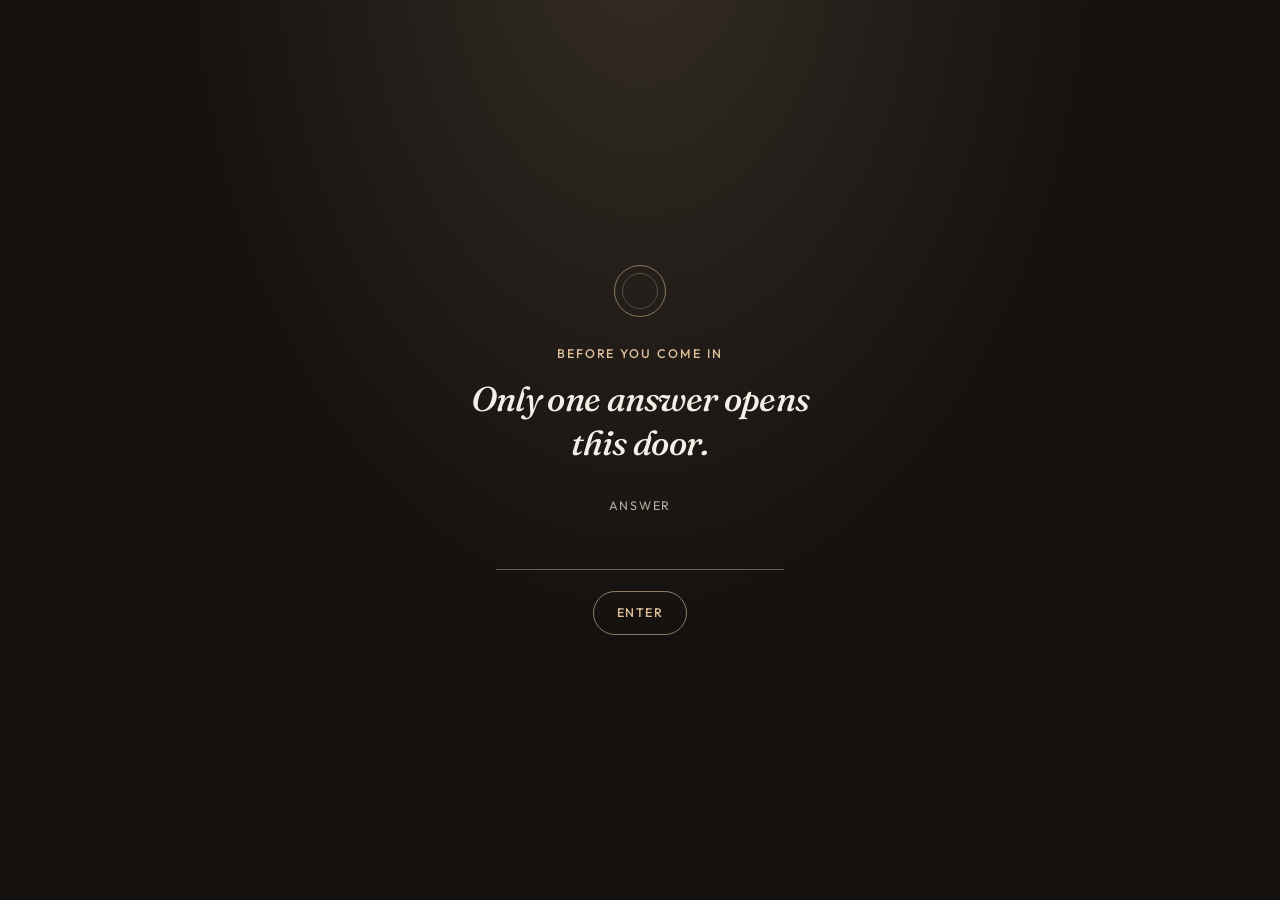
<file: index.html>
<!DOCTYPE html>
<html lang="en">
  <head>
    <meta charset="utf-8" />
    <meta name="viewport" content="width=device-width, initial-scale=1" />
    <meta name="robots" content="noindex, nofollow" />
    <meta name="theme-color" content="#14110f" />
    <title>rawandrew</title>
    <link rel="icon" href="favicon.svg" type="image/svg+xml" />
    <link rel="preconnect" href="https://fonts.googleapis.com" />
    <link rel="preconnect" href="https://fonts.gstatic.com" crossorigin />
    <link
      href="https://fonts.googleapis.com/css2?family=Fraunces:ital,opsz,wght@0,9..144,520;0,9..144,620;1,9..144,480&family=Outfit:wght@400;500&display=swap"
      rel="stylesheet"
    />
    <link rel="stylesheet" href="css/styles.css" />
  </head>
  <body class="gate">
    <main class="gate-card">
      <div class="seal" aria-hidden="true"></div>
      <p class="eyebrow">Before you come in</p>
      <h1 id="riddle">Only one answer opens this door.</h1>
      <form id="gate-form">
        <label class="answer-label" for="answer">Answer</label>
        <input
          id="answer"
          name="answer"
          type="text"
          autocomplete="off"
          autocorrect="off"
          autocapitalize="none"
          spellcheck="false"
          enterkeyhint="go"
          required
        />
        <button type="submit">Enter</button>
        <p class="feedback" id="feedback" role="alert" hidden></p>
      </form>
      <a class="continue-link" data-continue href="home.html" hidden>Continue inside</a>
    </main>
    <noscript>
      <p class="noscript">This door needs JavaScript to open.</p>
    </noscript>
    <script src="js/gate.js"></script>
  </body>
</html>
</file>
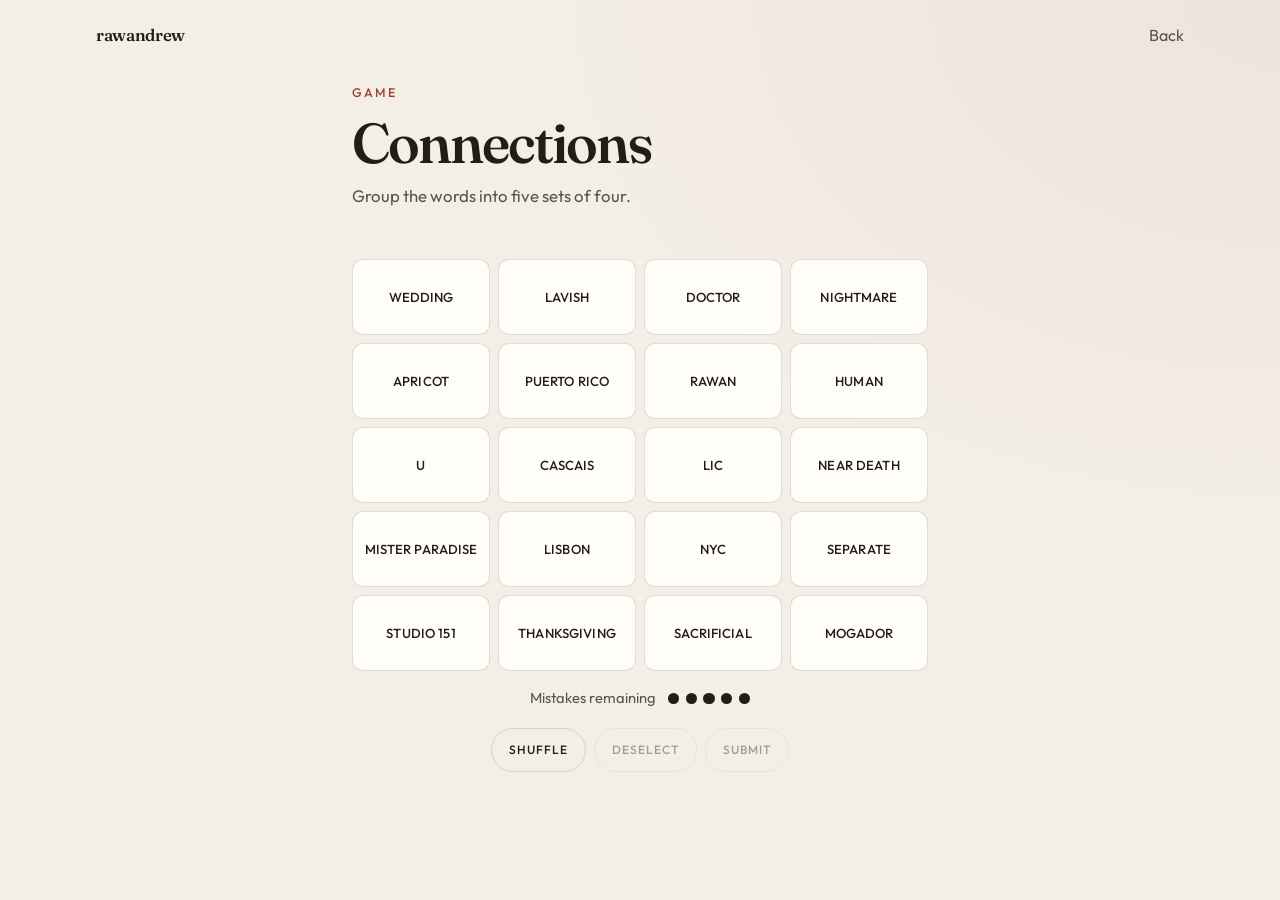
<file: connections/index.html>
<!DOCTYPE html>
<html lang="en">
  <head>
    <meta charset="utf-8" />
    <meta name="viewport" content="width=device-width, initial-scale=1" />
    <meta name="robots" content="noindex, nofollow" />
    <meta name="theme-color" content="#f3eee6" />
    <title>Connections</title>
    <link rel="icon" href="../favicon.svg" type="image/svg+xml" />
    <link rel="preconnect" href="https://fonts.googleapis.com" />
    <link rel="preconnect" href="https://fonts.gstatic.com" crossorigin />
    <link
      href="https://fonts.googleapis.com/css2?family=Fraunces:ital,opsz,wght@0,9..144,520;0,9..144,620;1,9..144,480&family=Outfit:wght@400;500&display=swap"
      rel="stylesheet"
    />
    <link rel="stylesheet" href="../css/styles.css" />
  </head>
  <body class="page">
    <header class="top">
      <a class="mark" href="../home.html">rawandrew</a>
      <a class="text-button" href="../home.html">Back</a>
    </header>
    <main class="connect">
      <p class="eyebrow">Game</p>
      <h1>Connections</h1>
      <p class="connect-lede">Group the words into five sets of four.</p>
      <p class="connect-message" id="connect-message" role="status"></p>
      <div id="connect-solved" class="connect-solved"></div>
      <div id="connect-grid" class="connect-grid"></div>
      <p class="connect-lives">
        <span>Mistakes remaining</span>
        <span id="connect-dots" class="connect-dots"></span>
      </p>
      <div class="connect-actions" id="connect-actions">
        <button type="button" id="connect-shuffle">Shuffle</button>
        <button type="button" id="connect-clear">Deselect</button>
        <button type="button" id="connect-submit">Submit</button>
      </div>
      <button type="button" id="connect-again" hidden>Play again</button>
    </main>
    <script src="../js/connections.js"></script>
  </body>
</html>
</file>
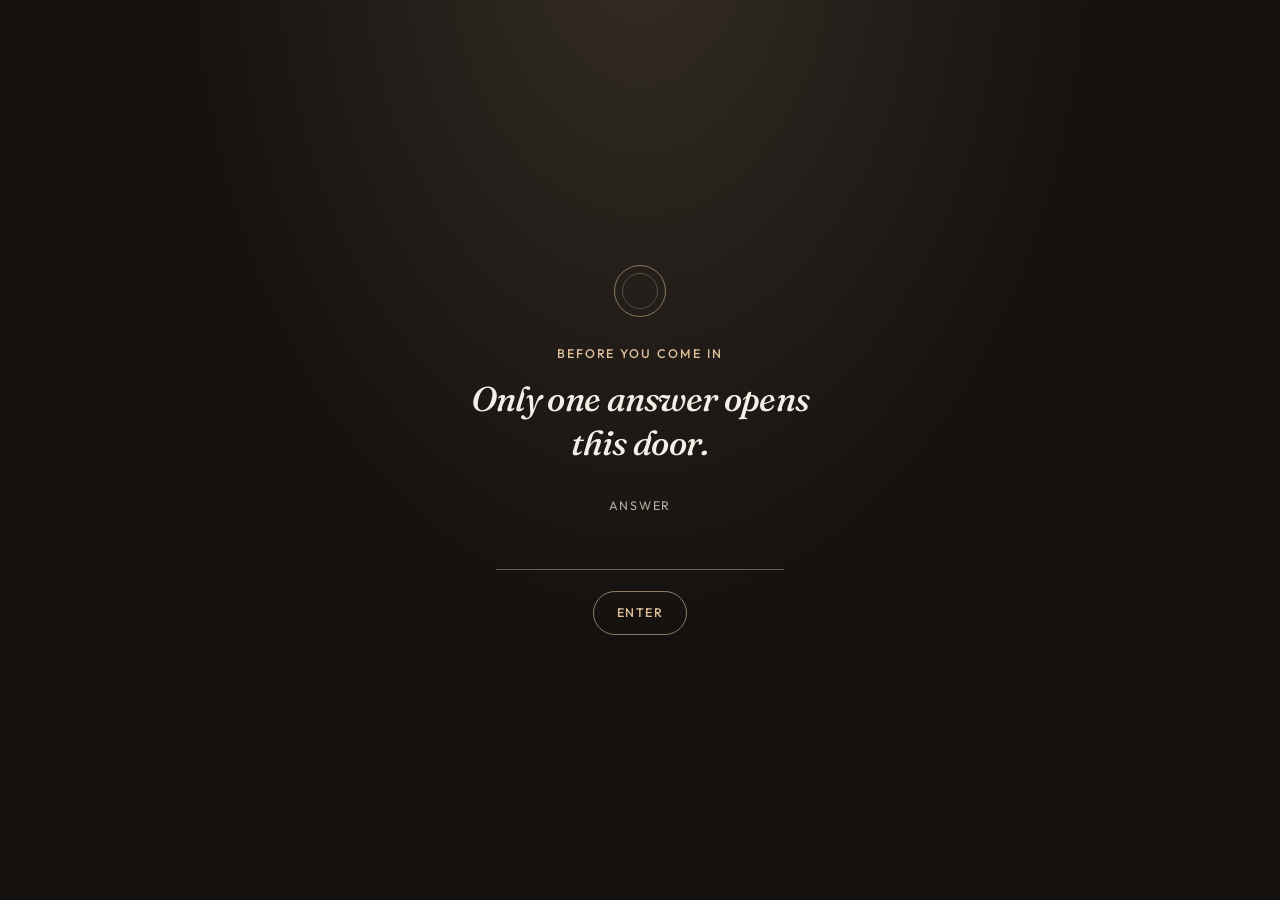
<file: anniversary.html>
<!DOCTYPE html>
<html lang="en">
  <head>
    <meta charset="utf-8" />
    <meta name="viewport" content="width=device-width, initial-scale=1" />
    <meta name="robots" content="noindex, nofollow" />
    <meta name="theme-color" content="#f3eee6" />
    <title>One year</title>
    <link rel="icon" href="favicon.svg" type="image/svg+xml" />
    <link rel="preconnect" href="https://fonts.googleapis.com" />
    <link rel="preconnect" href="https://fonts.gstatic.com" crossorigin />
    <link
      href="https://fonts.googleapis.com/css2?family=Fraunces:ital,opsz,wght@0,9..144,520;0,9..144,620;1,9..144,480&family=Outfit:wght@400;500&display=swap"
      rel="stylesheet"
    />
    <link rel="stylesheet" href="css/styles.css" />
    <script src="js/guard.js" data-gate="index.html"></script>
  </head>
  <body class="page">
    <header class="top">
      <a class="mark" href="anniversary.html">Year one</a>
      <button class="text-button" type="button" data-lock>Lock the door</button>
    </header>

    <main>
      <section class="hero">
        <!-- Change the dateline and the intro once you know the wording you want. -->
        <p class="dateline">First date, one year on</p>
        <h1>One year.</h1>
        <p class="lede">
          A small site for the games you played and the things only the two of you would think to click.
        </p>
      </section>

      <section class="section" aria-labelledby="games-heading">
        <div class="section-head">
          <h2 id="games-heading">Games</h2>
          <p>Open a room when you are ready to build it.</p>
        </div>
        <!--
          Adding a game:
          1. Copy games/crossword.html and rename it.
          2. Copy one of the cards below and point the link at the new file.
        -->
        <div class="cards">
          <a class="card" href="games/crossword.html">
            <span class="card-kicker">Game</span>
            <h3>Crossword</h3>
            <p>Clues from the year, waiting for a grid.</p>
            <span class="card-status">Not built yet</span>
          </a>
          <a class="card" href="connections/">
            <span class="card-kicker">Game</span>
            <h3>Connections</h3>
            <p>Four groups, sixteen tiles, your own categories.</p>
            <span class="card-status">Play</span>
          </a>
        </div>
      </section>

      <section class="section quiet" aria-labelledby="eggs-heading">
        <div class="section-head">
          <h2 id="eggs-heading">Hidden things</h2>
          <p>
            Easter eggs can live in any page: a word that reacts, a corner that opens, a click that only makes sense to you.
            We can tuck them in after the rooms exist.
          </p>
        </div>
      </section>
    </main>

    <footer class="foot">
      <p>Made for one person.</p>
    </footer>
    <script src="js/anniversary.js"></script>
  </body>
</html>
</file>
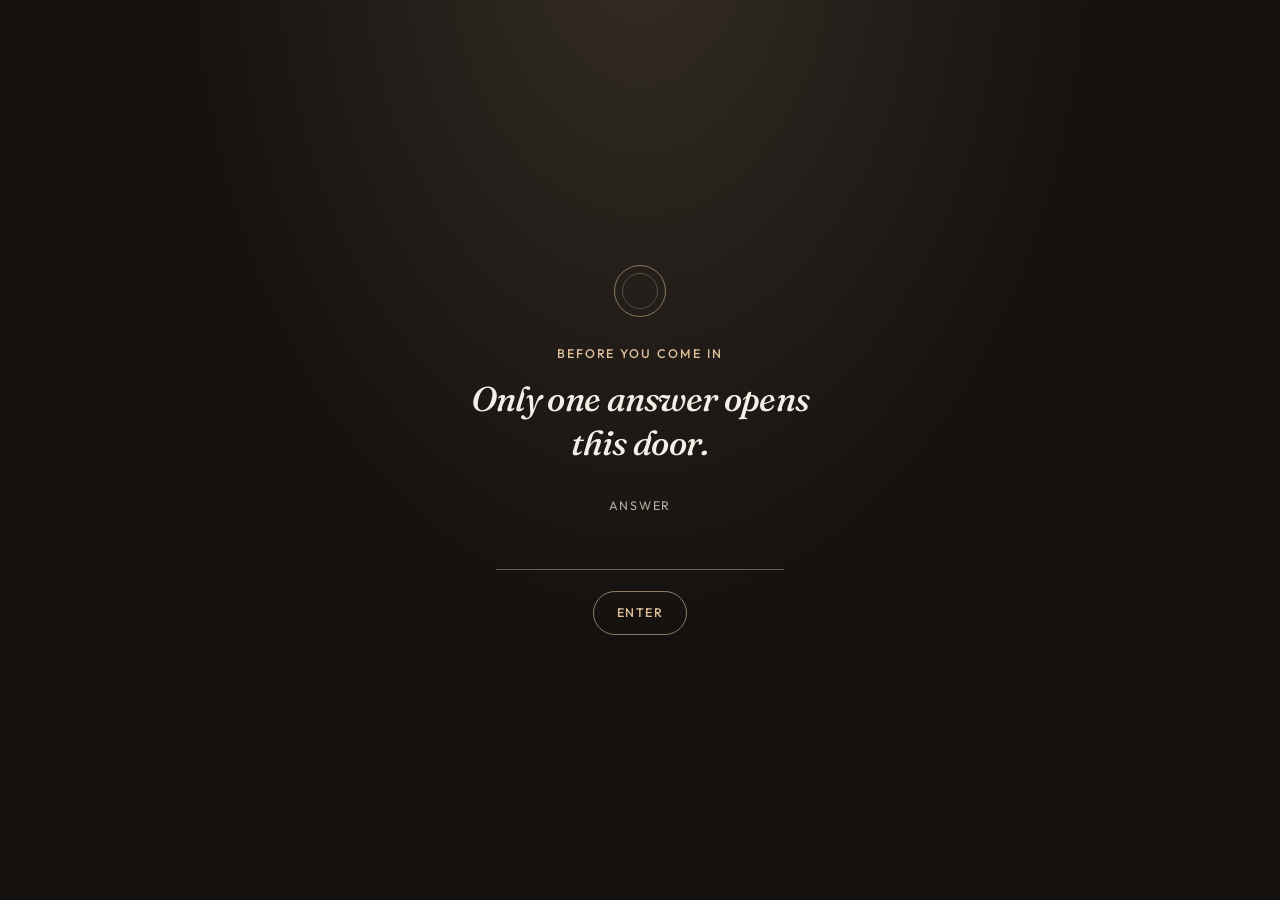
<file: home.html>
<!DOCTYPE html>
<html lang="en">
  <head>
    <meta charset="utf-8" />
    <meta name="viewport" content="width=device-width, initial-scale=1" />
    <meta name="robots" content="noindex, nofollow" />
    <meta name="theme-color" content="#f3eee6" />
    <title>rawandrew</title>
    <link rel="icon" href="favicon.svg" type="image/svg+xml" />
    <link rel="preconnect" href="https://fonts.googleapis.com" />
    <link rel="preconnect" href="https://fonts.gstatic.com" crossorigin />
    <link
      href="https://fonts.googleapis.com/css2?family=Fraunces:ital,opsz,wght@0,9..144,520;0,9..144,620;1,9..144,480&family=Outfit:wght@400;500&display=swap"
      rel="stylesheet"
    />
    <link rel="stylesheet" href="css/styles.css" />
    <script src="js/guard.js" data-gate="index.html"></script>
  </head>
  <body class="page">
    <header class="top">
      <a class="mark" href="home.html">rawandrew</a>
      <button class="text-button" type="button" data-lock>Lock the door</button>
    </header>

    <main>
      <section class="hero">
        <h1>rawandrew</h1>
        <p class="lede">
          A small site for the games you played and the things only the two of you would think to click.
        </p>
      </section>

      <section class="section" aria-labelledby="games-heading">
        <div class="section-head">
          <h2 id="games-heading">Games</h2>
          <p>Open a room when you are ready to build it.</p>
        </div>
        <!--
          Adding a game:
          1. Copy games/crossword.html and rename it.
          2. Copy one of the cards below and point the link at the new file.
        -->
        <div class="cards">
          <a class="card" href="games/crossword.html">
            <span class="card-kicker">Game</span>
            <h3>Crossword</h3>
            <p>Clues, waiting for a grid.</p>
            <span class="card-status">Not built yet</span>
          </a>
          <a class="card" href="connections/">
            <span class="card-kicker">Game</span>
            <h3>Connections</h3>
            <p>Five groups, twenty tiles.</p>
            <span class="card-status">Play</span>
          </a>
        </div>
      </section>

      <section class="section quiet" aria-labelledby="eggs-heading">
        <div class="section-head">
          <h2 id="eggs-heading">Hidden things</h2>
          <p>
            Easter eggs can live in any page: a word that reacts, a corner that opens, a click that only makes sense to you.
            We can tuck them in after the rooms exist.
          </p>
        </div>
      </section>
    </main>

    <footer class="foot">
      <p>Made for one person.</p>
    </footer>
    <script src="js/home.js"></script>
  </body>
</html>
</file>
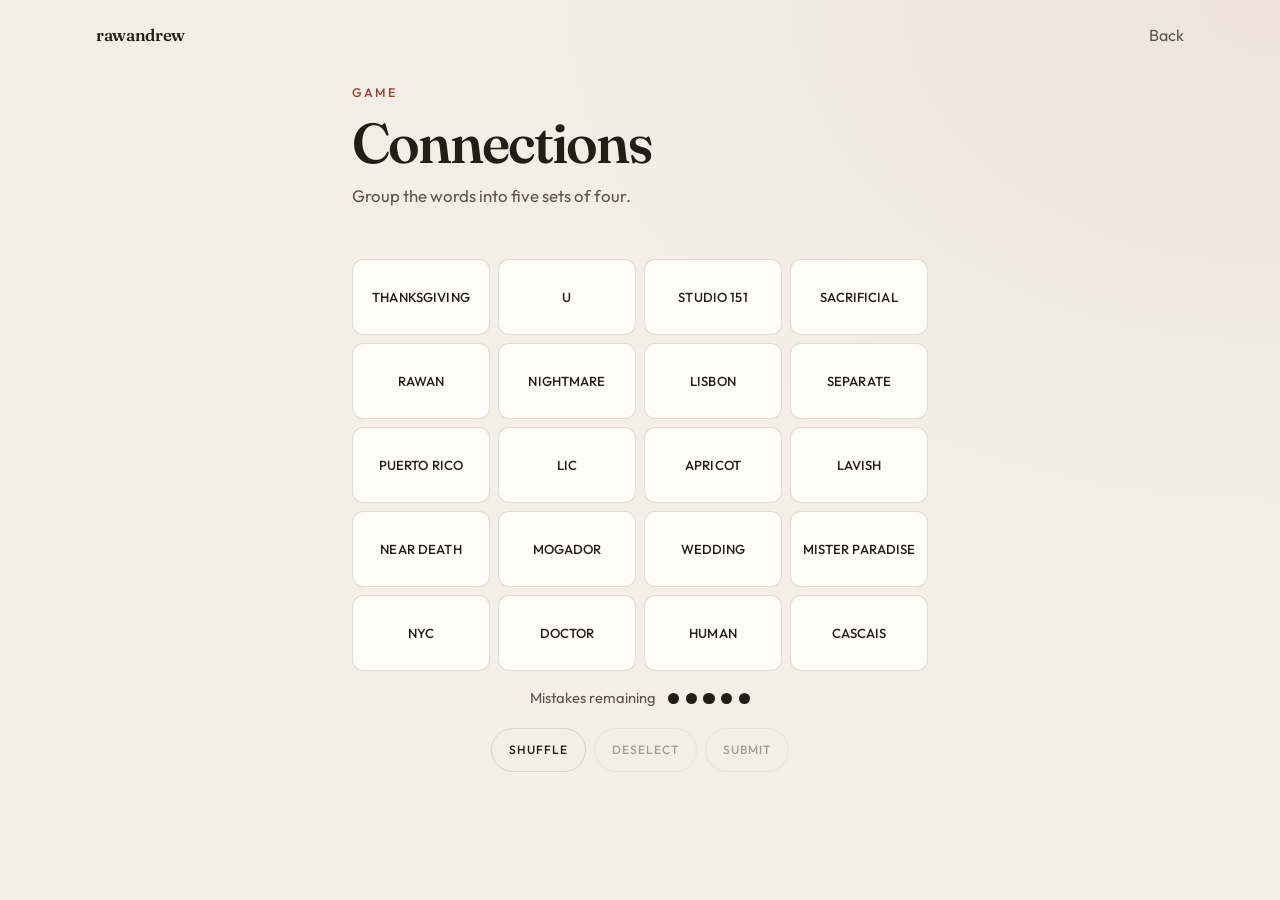
<file: games/connections.html>
<!DOCTYPE html>
<html lang="en">
  <head>
    <meta charset="utf-8" />
    <meta http-equiv="refresh" content="0; url=../connections/" />
    <title>Connections</title>
    <script>
      location.replace("../connections/");
    </script>
  </head>
  <body>
    <p><a href="../connections/">Connections</a></p>
  </body>
</html>
</file>
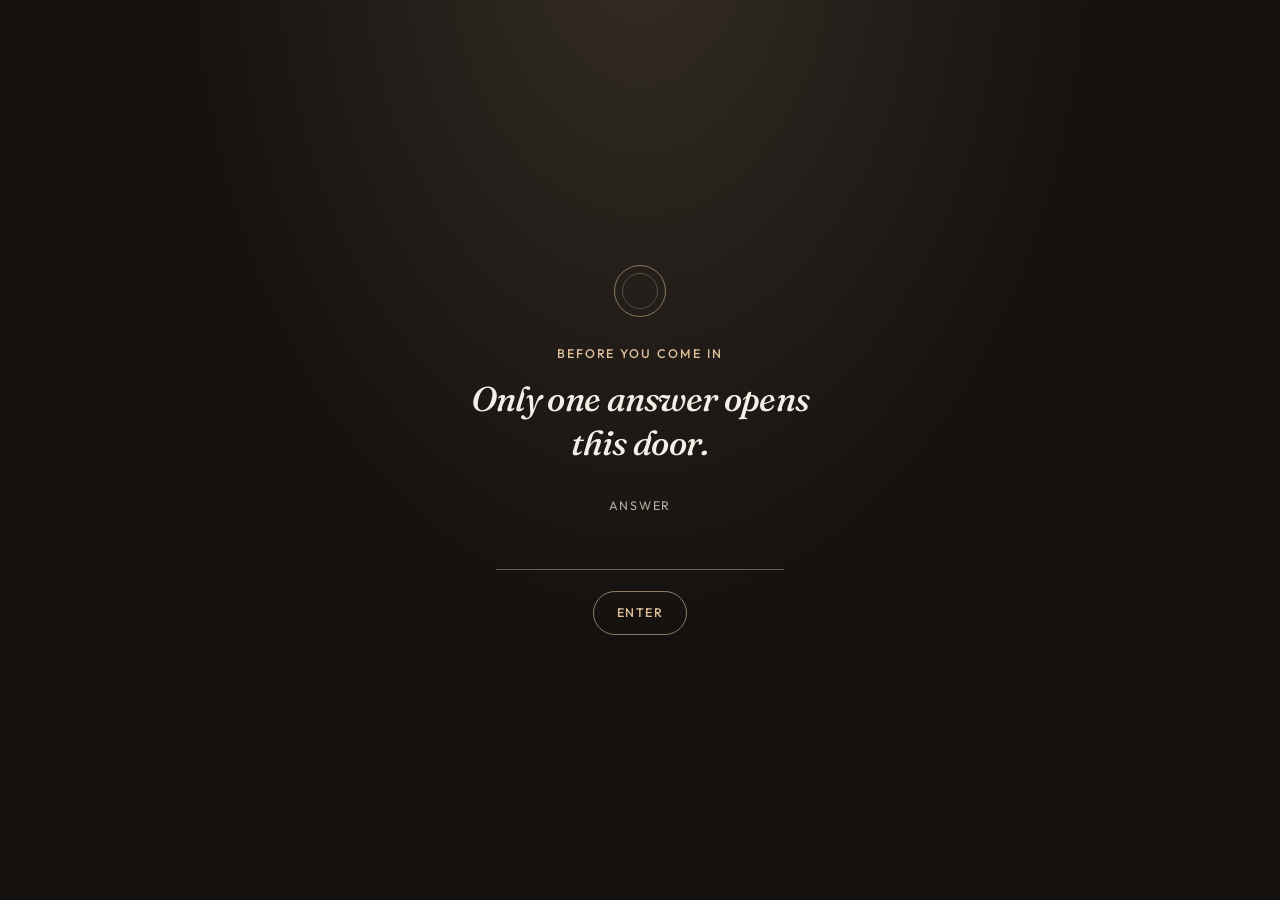
<file: games/crossword.html>
<!DOCTYPE html>
<html lang="en">
  <head>
    <meta charset="utf-8" />
    <meta name="viewport" content="width=device-width, initial-scale=1" />
    <meta name="robots" content="noindex, nofollow" />
    <meta name="theme-color" content="#f3eee6" />
    <title>Crossword</title>
    <link rel="icon" href="../favicon.svg" type="image/svg+xml" />
    <link rel="preconnect" href="https://fonts.googleapis.com" />
    <link rel="preconnect" href="https://fonts.gstatic.com" crossorigin />
    <link
      href="https://fonts.googleapis.com/css2?family=Fraunces:ital,opsz,wght@0,9..144,520;0,9..144,620;1,9..144,480&family=Outfit:wght@400;500&display=swap"
      rel="stylesheet"
    />
    <link rel="stylesheet" href="../css/styles.css" />
    <script src="../js/guard.js" data-gate="../index.html"></script>
  </head>
  <body class="page">
    <header class="top">
      <a class="mark" href="../home.html">rawandrew</a>
      <a class="text-button" href="../home.html">Back</a>
    </header>
    <main class="stub">
      <p class="eyebrow">Game</p>
      <h1>Crossword</h1>
      <p>This room is empty for now. The grid, the clues, and the little victories can go here.</p>
    </main>
  </body>
</html>
</file>
<file: css/styles.css>
:root {
  --ink: #241c16;
  --ink-soft: #5e534a;
  --paper: #f3eee6;
  --paper-card: #fffdf8;
  --line: rgba(36, 28, 22, 0.14);
  --accent: #9c4033;
  --night: #14110f;
  --night-text: #f4eee6;
  --night-muted: #b7aa9c;
  --gold: #e0c09a;
  --serif: "Fraunces", "Iowan Old Style", Palatino, "Palatino Linotype", serif;
  --sans: "Outfit", "Avenir Next", "Segoe UI", sans-serif;
  --shadow: 0 18px 50px rgba(36, 28, 22, 0.06);
}

*,
*::before,
*::after {
  box-sizing: border-box;
}

html {
  height: 100%;
}

body {
  margin: 0;
  min-height: 100%;
  font-family: var(--sans);
  font-weight: 400;
  line-height: 1.5;
}

button,
input,
a {
  font: inherit;
}

:focus-visible {
  outline: 2px solid var(--accent);
  outline-offset: 3px;
}

[hidden] {
  display: none !important;
}

.eyebrow {
  margin: 0 0 0.85rem;
  font-size: 0.78rem;
  font-weight: 500;
  letter-spacing: 0.16em;
  text-transform: uppercase;
}

/* Door */

.gate {
  min-height: 100dvh;
  display: grid;
  place-items: center;
  padding:
    max(1.5rem, env(safe-area-inset-top))
    max(1.25rem, env(safe-area-inset-right))
    max(1.5rem, env(safe-area-inset-bottom))
    max(1.25rem, env(safe-area-inset-left));
  color: var(--night-text);
  background:
    radial-gradient(ellipse at 50% -10%, rgba(224, 192, 154, 0.16), transparent 52%),
    var(--night);
}

.gate.is-opening {
  opacity: 0;
  transition: opacity 0.45s ease;
}

.gate-card {
  width: min(100%, 34rem);
  text-align: center;
}

.seal {
  width: 3.25rem;
  height: 3.25rem;
  margin: 0 auto 1.75rem;
  border: 1px solid rgba(224, 192, 154, 0.55);
  border-radius: 50%;
  position: relative;
}

.seal::after {
  content: "";
  position: absolute;
  inset: 0.42rem;
  border: 1px solid rgba(224, 192, 154, 0.28);
  border-radius: 50%;
}

.gate .eyebrow {
  color: var(--gold);
}

.gate h1 {
  margin: 0 auto 2rem;
  max-width: 22rem;
  font-family: var(--serif);
  font-weight: 480;
  font-style: italic;
  font-size: clamp(1.65rem, 4vw, 2.15rem);
  line-height: 1.28;
  letter-spacing: -0.02em;
}

#gate-form {
  width: min(100%, 18rem);
  margin: 0 auto;
  display: flex;
  flex-direction: column;
  align-items: stretch;
}

.answer-label {
  margin-bottom: 0.35rem;
  color: var(--night-muted);
  font-size: 0.78rem;
  letter-spacing: 0.14em;
  text-transform: uppercase;
}

.gate input {
  width: 100%;
  padding: 0.45rem 0.2rem 0.6rem;
  border: none;
  border-bottom: 1px solid rgba(244, 238, 230, 0.35);
  border-radius: 0;
  background: transparent;
  color: var(--night-text);
  font-family: var(--serif);
  font-style: italic;
  font-size: 1.45rem;
  line-height: 1.3;
  text-align: center;
}

.gate input:focus {
  outline: none;
  border-bottom-color: var(--gold);
}

.gate input.is-wrong {
  animation: shake 0.42s ease;
}

.gate button {
  margin-top: 1.35rem;
  align-self: center;
  padding: 0.72rem 1.45rem;
  border: 1px solid rgba(224, 192, 154, 0.6);
  border-radius: 999px;
  background: transparent;
  color: var(--gold);
  letter-spacing: 0.12em;
  text-transform: uppercase;
  font-size: 0.78rem;
  font-weight: 500;
  cursor: pointer;
}

.gate button:hover {
  background: rgba(224, 192, 154, 0.1);
}

.feedback {
  min-height: 1.4rem;
  margin: 0.9rem 0 0;
  color: #f0c2b6;
  font-size: 0.95rem;
}

.continue-link {
  display: inline-block;
  margin-top: 1.5rem;
  color: var(--night-muted);
  font-size: 0.92rem;
}

.continue-link:hover {
  color: var(--night-text);
}

.noscript {
  margin: 1rem 0 0;
  text-align: center;
  color: var(--night-muted);
}

@keyframes shake {
  0%,
  100% {
    transform: translateX(0);
  }
  20% {
    transform: translateX(-7px);
  }
  40% {
    transform: translateX(6px);
  }
  60% {
    transform: translateX(-4px);
  }
  80% {
    transform: translateX(3px);
  }
}

/* Inside */

.page {
  min-height: 100dvh;
  color: var(--ink);
  background:
    radial-gradient(ellipse at 100% 0%, rgba(156, 64, 51, 0.06), transparent 42%),
    var(--paper);
}

.top,
.foot,
.hero,
.section {
  width: min(100% - 2.4rem, 68rem);
  margin-inline: auto;
}

.top {
  display: flex;
  align-items: center;
  justify-content: space-between;
  gap: 1rem;
  padding-top: max(1.25rem, env(safe-area-inset-top));
  padding-bottom: 0.5rem;
}

.mark {
  color: var(--ink);
  font-family: var(--serif);
  font-size: 1.05rem;
  font-weight: 560;
  letter-spacing: -0.02em;
  text-decoration: none;
}

.text-button {
  border: none;
  background: none;
  padding: 0.2rem 0;
  color: var(--ink-soft);
  text-decoration: none;
  cursor: pointer;
}

.text-button:hover {
  color: var(--accent);
}

.hero {
  padding: 3.2rem 0 2.4rem;
}

.dateline {
  margin: 0 0 0.8rem;
  color: var(--accent);
  font-size: 0.78rem;
  font-weight: 500;
  letter-spacing: 0.16em;
  text-transform: uppercase;
}

.hero h1,
.stub h1 {
  margin: 0;
  font-family: var(--serif);
  font-weight: 560;
  line-height: 0.95;
  letter-spacing: -0.035em;
}

.hero h1 {
  font-size: clamp(3.2rem, 8vw, 5.6rem);
}

.stub h1 {
  font-size: clamp(2.6rem, 6vw, 4rem);
}

.lede,
.stub p:last-child,
.section-head p {
  color: var(--ink-soft);
}

.lede {
  max-width: 36rem;
  margin: 1.25rem 0 0;
  font-size: 1.12rem;
}

.section {
  padding-bottom: 2.5rem;
}

.section-head {
  display: flex;
  justify-content: space-between;
  gap: 1rem 2rem;
  align-items: baseline;
  margin-bottom: 1rem;
  padding-bottom: 0.85rem;
  border-bottom: 1px solid var(--line);
}

.section-head h2,
.stub .eyebrow {
  margin: 0;
}

.section-head h2 {
  font-family: var(--serif);
  font-size: 1.7rem;
  font-weight: 560;
  letter-spacing: -0.03em;
}

.section-head p {
  margin: 0;
  max-width: 26rem;
  text-align: right;
}

.cards {
  display: grid;
  grid-template-columns: repeat(2, minmax(0, 1fr));
  gap: 0.9rem;
}

.card {
  display: flex;
  flex-direction: column;
  align-items: flex-start;
  gap: 0.45rem;
  min-height: 13.5rem;
  padding: 1.35rem 1.35rem 1.15rem;
  border: 1px solid var(--line);
  border-radius: 1.15rem;
  background: var(--paper-card);
  box-shadow: var(--shadow);
  color: inherit;
  text-decoration: none;
}

.card:hover {
  border-color: rgba(156, 64, 51, 0.4);
  transform: translateY(-2px);
}

.card h3 {
  margin: 0;
  font-family: var(--serif);
  font-size: 1.85rem;
  font-weight: 560;
  letter-spacing: -0.03em;
}

.card p {
  margin: 0;
  color: var(--ink-soft);
}

.card-kicker,
.card-status {
  font-size: 0.75rem;
  font-weight: 500;
  letter-spacing: 0.14em;
  text-transform: uppercase;
}

.card-kicker {
  color: var(--accent);
}

.card-status {
  margin-top: auto;
  padding-top: 1rem;
  color: var(--ink-soft);
}

.quiet .section-head {
  border-bottom: none;
  display: block;
}

.quiet .section-head p {
  max-width: 38rem;
  margin-top: 0.45rem;
  text-align: left;
}

.stub {
  width: min(100% - 2.4rem, 40rem);
  margin: 4.5rem auto 3rem;
}

.stub .eyebrow {
  color: var(--accent);
}

.stub p:last-child {
  margin: 1rem 0 0;
  font-size: 1.12rem;
  max-width: 32rem;
}

.foot {
  padding: 0.5rem 0 max(1.5rem, env(safe-area-inset-bottom));
  color: var(--ink-soft);
  font-size: 0.92rem;
}

/* Connections */

.connect {
  width: min(100% - 2.4rem, 36rem);
  margin: 1.6rem auto 3rem;
  padding-bottom: max(1rem, env(safe-area-inset-bottom));
}

.connect .eyebrow {
  color: var(--accent);
}

.connect h1 {
  margin: 0;
  font-family: var(--serif);
  font-weight: 560;
  font-size: clamp(2.4rem, 6vw, 3.5rem);
  line-height: 0.95;
  letter-spacing: -0.035em;
}

.connect-lede {
  margin: 0.85rem 0 0;
  color: var(--ink-soft);
  font-size: 1.05rem;
}

.connect-message {
  min-height: 1.6rem;
  margin: 0.85rem 0 0.75rem;
  text-align: center;
  font-family: var(--serif);
  font-style: italic;
  font-size: 1.15rem;
  color: var(--accent);
}

.connect-solved-row {
  margin-bottom: 0.55rem;
  padding: 0.72rem 0.85rem 0.78rem;
  border-radius: 0.75rem;
  text-align: center;
}

.connect-solved-name,
.connect-solved-words {
  margin: 0;
}

.connect-solved-name {
  font-size: 0.72rem;
  font-weight: 500;
  letter-spacing: 0.14em;
  text-transform: uppercase;
}

.connect-solved-words {
  margin-top: 0.15rem;
  font-size: 0.95rem;
  font-weight: 500;
  letter-spacing: 0.04em;
  line-height: 1.35;
  text-transform: uppercase;
}

.connect-solved-row.connect-tone-0,
.connect-tile.is-solved.connect-tone-0 {
  background: #f9df6d;
}

.connect-solved-row.connect-tone-1,
.connect-tile.is-solved.connect-tone-1 {
  background: #a0c35a;
}

.connect-solved-row.connect-tone-2,
.connect-tile.is-solved.connect-tone-2 {
  background: #b0c4ef;
}

.connect-solved-row.connect-tone-3,
.connect-tile.is-solved.connect-tone-3 {
  background: #ba81c5;
}

.connect-solved-row.connect-tone-4,
.connect-tile.is-solved.connect-tone-4 {
  background: #f5a142;
}

.connect-tile.is-solved {
  border-color: transparent;
  color: var(--ink);
}

.connect-solved-row.is-new {
  animation: connect-reveal 0.4s ease;
}

@keyframes connect-reveal {
  from {
    opacity: 0;
    transform: translateY(6px);
  }
  to {
    opacity: 1;
    transform: none;
  }
}

.connect-grid {
  display: grid;
  grid-template-columns: repeat(4, minmax(0, 1fr));
  gap: 0.5rem;
}

.connect-tile {
  display: grid;
  place-items: center;
  min-height: 4.75rem;
  padding: 0.45rem 0.3rem;
  border: 1px solid var(--line);
  border-radius: 0.7rem;
  background: var(--paper-card);
  color: var(--ink);
  font-weight: 500;
  font-size: clamp(0.62rem, 2.6vw, 0.82rem);
  letter-spacing: 0.01em;
  line-height: 1.15;
  text-align: center;
  text-transform: uppercase;
  overflow-wrap: break-word;
  cursor: pointer;
  user-select: none;
  touch-action: manipulation;
  -webkit-tap-highlight-color: transparent;
}

.connect-tile.is-selected,
.connect-tile:active {
  background: var(--ink);
  border-color: var(--ink);
  color: var(--paper);
}

.connect-tile.is-shaking {
  animation: shake 0.42s ease;
}

.connect-lives {
  display: flex;
  align-items: center;
  justify-content: center;
  gap: 0.75rem;
  margin: 1rem 0 0;
  color: var(--ink-soft);
  font-size: 0.92rem;
}

.connect-dots {
  display: flex;
  gap: 0.4rem;
}

.connect-dot {
  width: 0.7rem;
  height: 0.7rem;
  border-radius: 50%;
  background: var(--ink);
}

.connect-dot.is-spent {
  background: transparent;
  box-shadow: inset 0 0 0 1.5px var(--ink-soft);
}

.connect-actions {
  display: flex;
  justify-content: center;
  flex-wrap: wrap;
  gap: 0.55rem;
  margin-top: 1.15rem;
}

.connect-actions button,
#connect-again {
  min-height: 2.75rem;
  padding: 0.7rem 1.05rem;
  border: 1px solid var(--line);
  border-radius: 999px;
  background: transparent;
  color: var(--ink);
  font-size: 0.75rem;
  font-weight: 500;
  letter-spacing: 0.08em;
  text-transform: uppercase;
  cursor: pointer;
  touch-action: manipulation;
  -webkit-tap-highlight-color: transparent;
}

.connect-actions button:hover,
#connect-again:hover {
  border-color: rgba(156, 64, 51, 0.45);
}

.connect-actions button:disabled {
  opacity: 0.38;
  cursor: default;
}

#connect-submit:not(:disabled) {
  background: var(--ink);
  border-color: var(--ink);
  color: var(--paper);
}

#connect-again {
  display: block;
  margin: 1.15rem auto 0;
}

@media (max-width: 720px) {
  .section-head,
  .cards {
    display: block;
  }

  .section-head p,
  .quiet .section-head p {
    margin-top: 0.35rem;
    text-align: left;
  }

  .card + .card {
    margin-top: 0.9rem;
  }

  .hero {
    padding-top: 1.6rem;
    padding-bottom: 1.6rem;
  }

  .card:hover {
    transform: none;
  }
}

@media (max-width: 480px) {
  .top,
  .foot,
  .hero,
  .section {
    width: min(100% - 1.5rem, 68rem);
  }

  .connect,
  .stub {
    width: min(100% - 1.5rem, 36rem);
  }

  .connect {
    margin-top: 0.85rem;
  }

  .connect-lede {
    font-size: 1rem;
  }

  .connect-message {
    margin-top: 0.45rem;
    margin-bottom: 0.55rem;
    font-size: 1.05rem;
  }

  .connect-grid {
    gap: 0.4rem;
  }

  .connect-tile {
    min-height: 4.4rem;
    padding: 0.35rem 0.15rem;
    border-radius: 0.6rem;
    letter-spacing: 0.01em;
  }

  .connect-solved-row {
    padding: 0.62rem 0.55rem 0.68rem;
  }

  .connect-solved-words {
    font-size: 0.82rem;
    letter-spacing: 0.02em;
  }

  .connect-lives {
    gap: 0.55rem;
    font-size: 0.85rem;
  }

  .connect-actions {
    display: grid;
    grid-template-columns: repeat(3, minmax(0, 1fr));
    gap: 0.4rem;
  }

  .connect-actions button {
    padding-inline: 0.25rem;
    letter-spacing: 0.04em;
  }

  .gate h1 {
    max-width: 18rem;
  }
}

@media (max-height: 640px) {
  .top {
    padding-top: max(0.65rem, env(safe-area-inset-top));
  }

  .connect {
    margin-top: 0.35rem;
  }

  .connect h1 {
    font-size: 2.1rem;
  }

  .connect-lede {
    margin-top: 0.4rem;
  }

  .connect-message {
    min-height: 1.15rem;
    margin-top: 0.2rem;
    margin-bottom: 0.35rem;
  }

  .connect-tile {
    min-height: 3.55rem;
  }

  .connect-lives {
    margin-top: 0.55rem;
  }

  .connect-actions {
    margin-top: 0.65rem;
  }
}

@media (prefers-reduced-motion: reduce) {
  .gate.is-opening,
  .card {
    transition: none;
  }

  .gate input.is-wrong,
  .connect-tile.is-shaking,
  .connect-solved-row.is-new {
    animation: none;
  }

  .card:hover {
    transform: none;
  }
}
</file>
